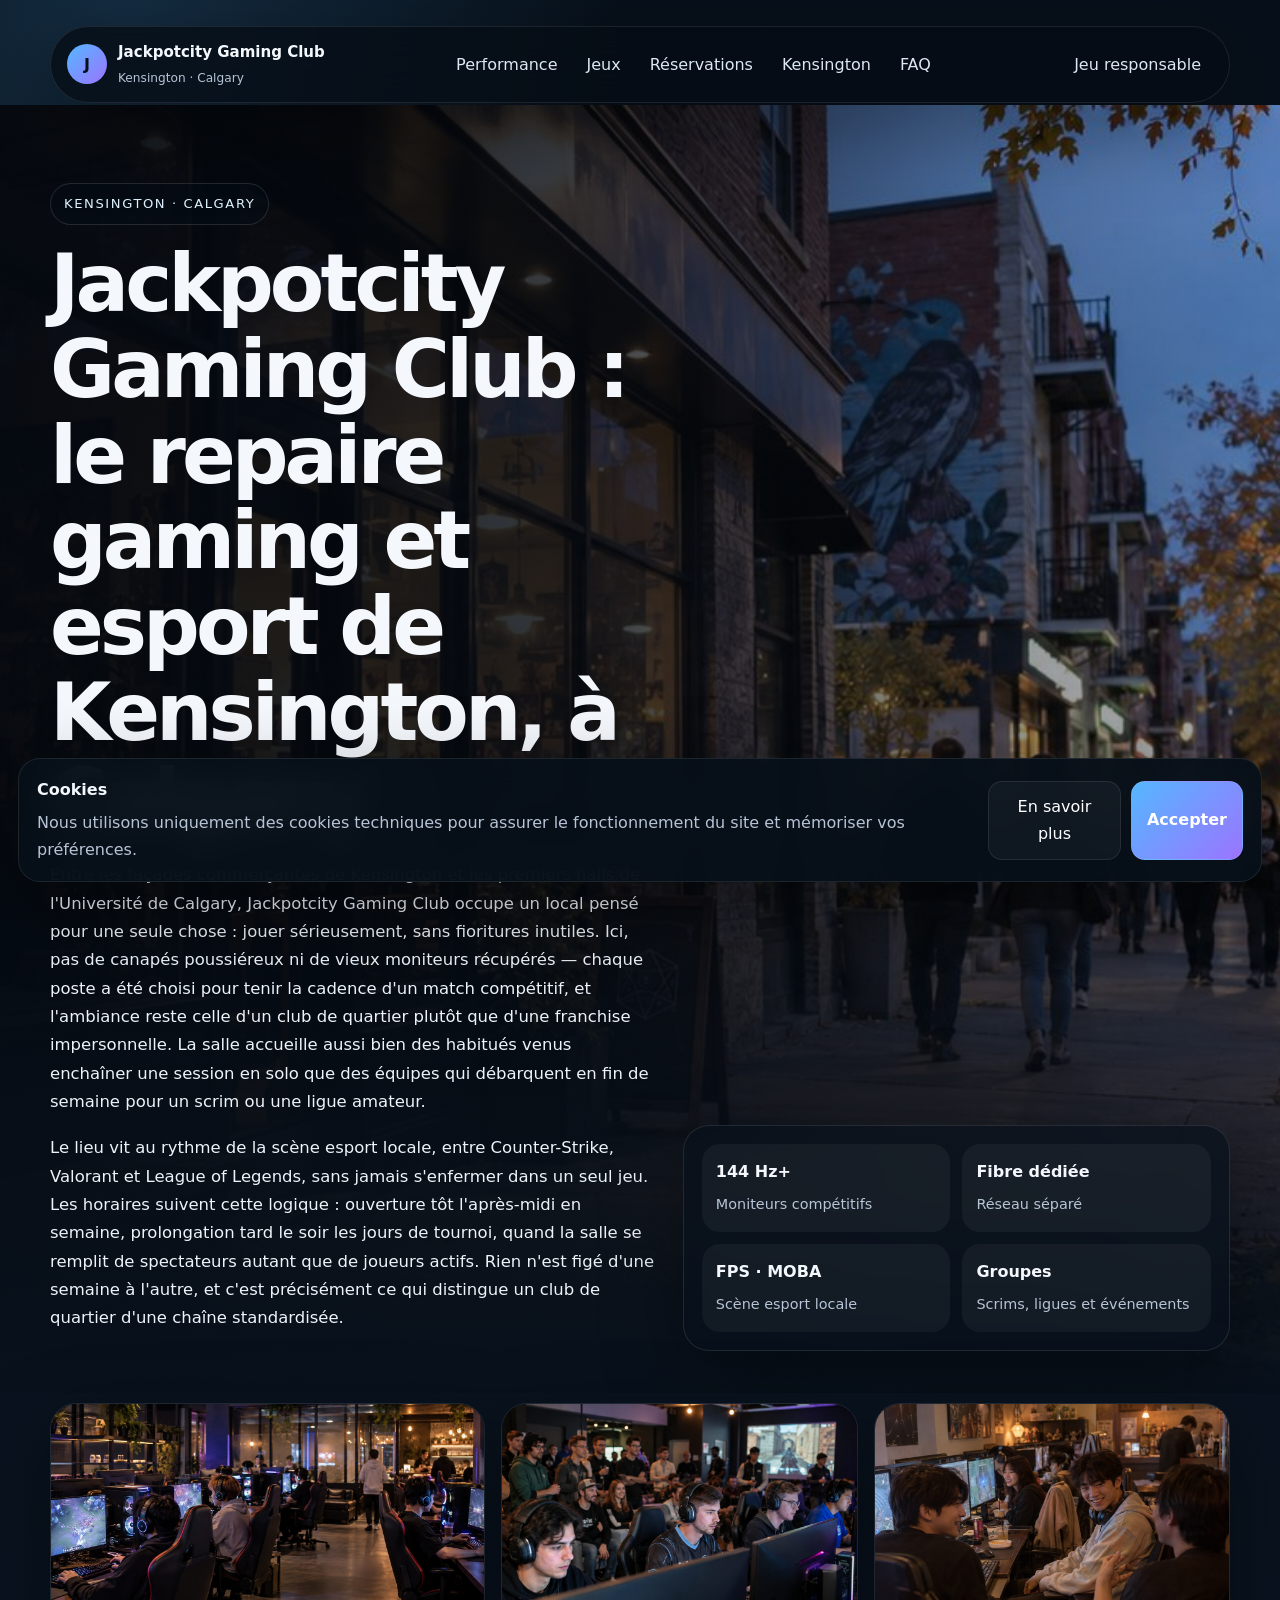
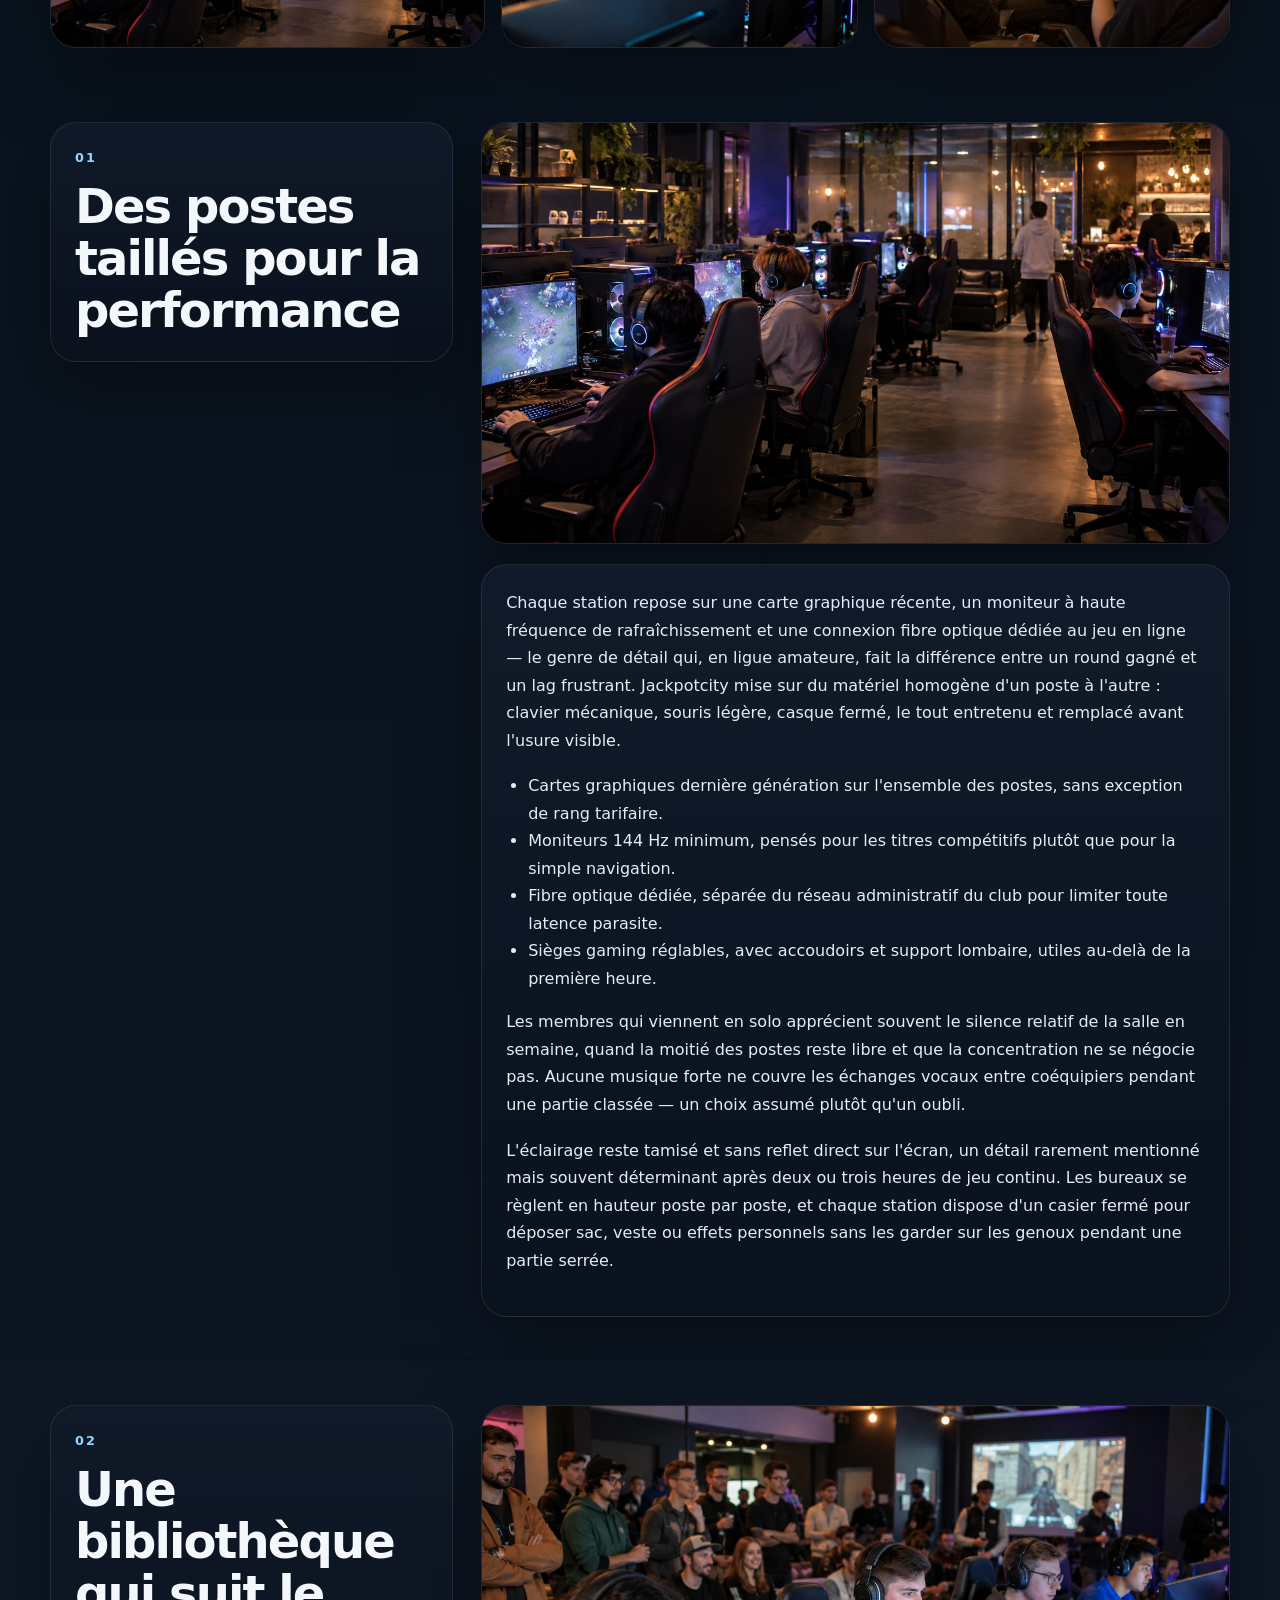
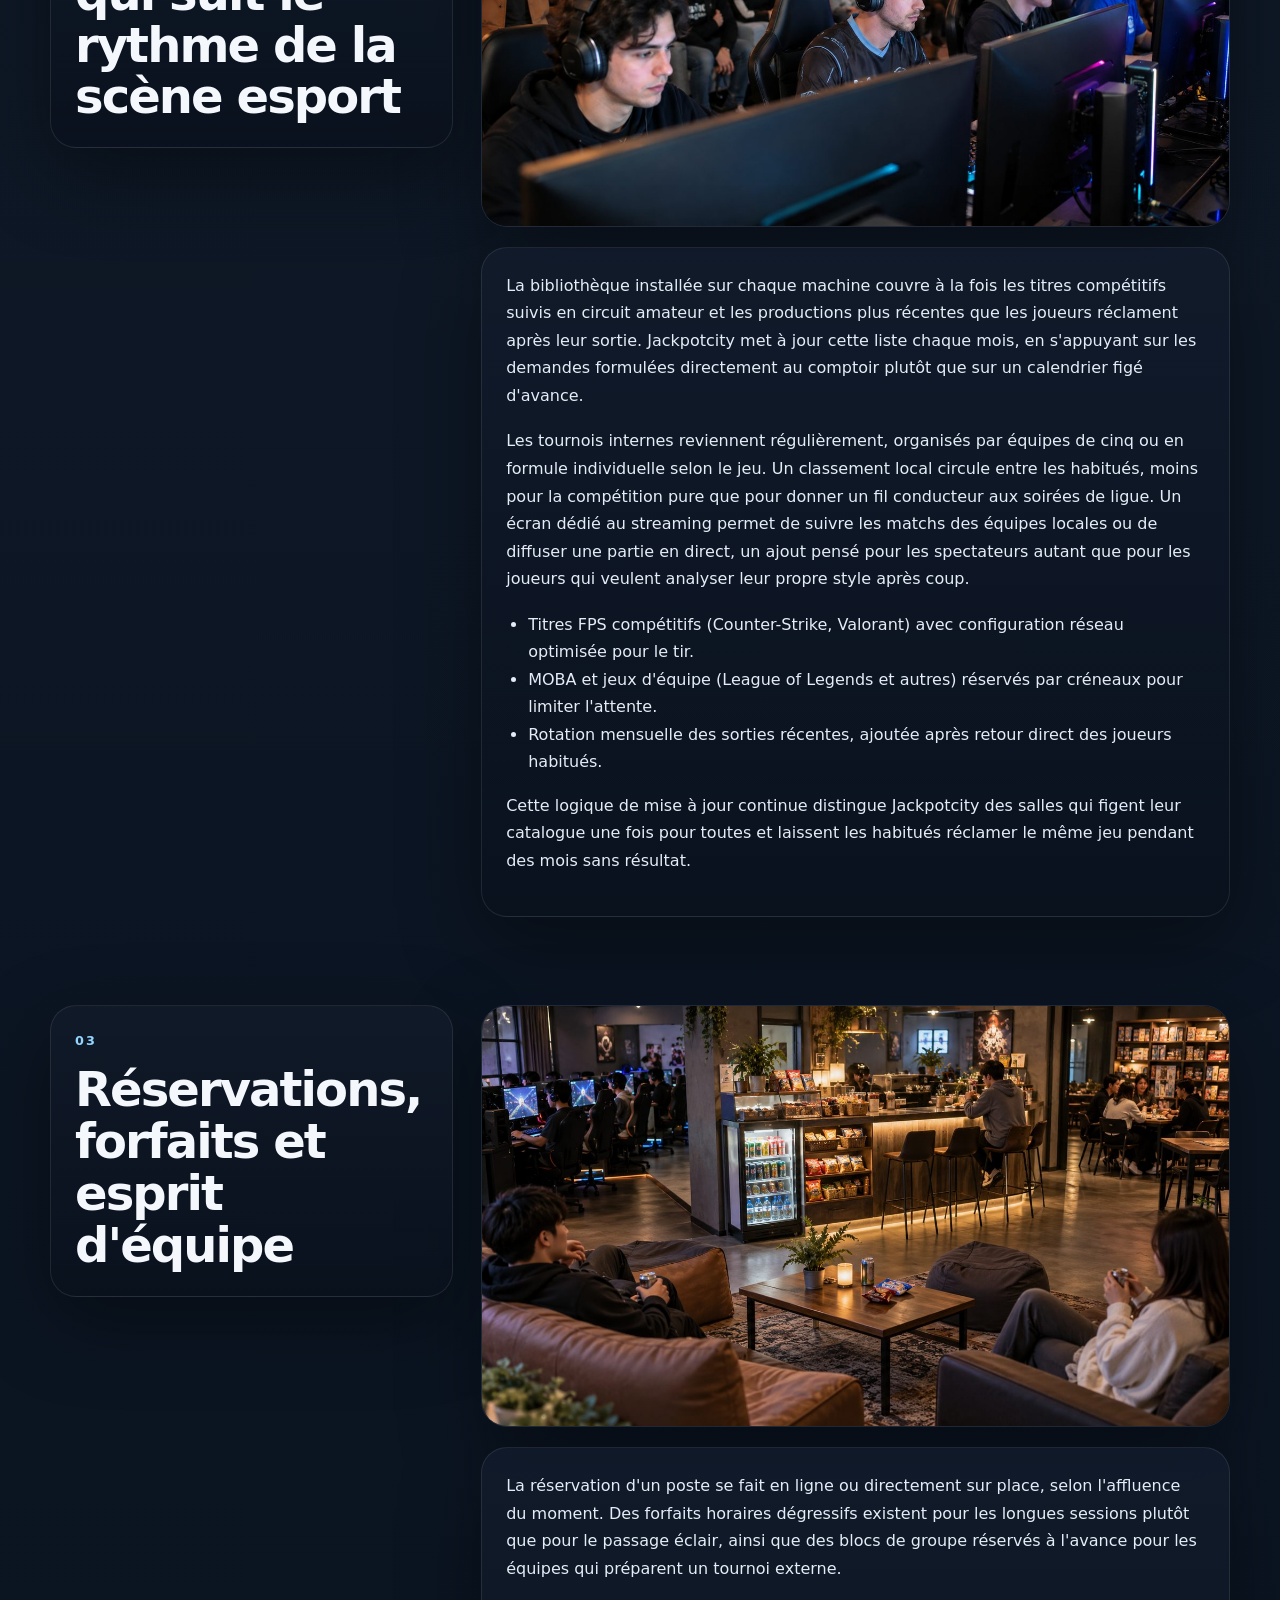
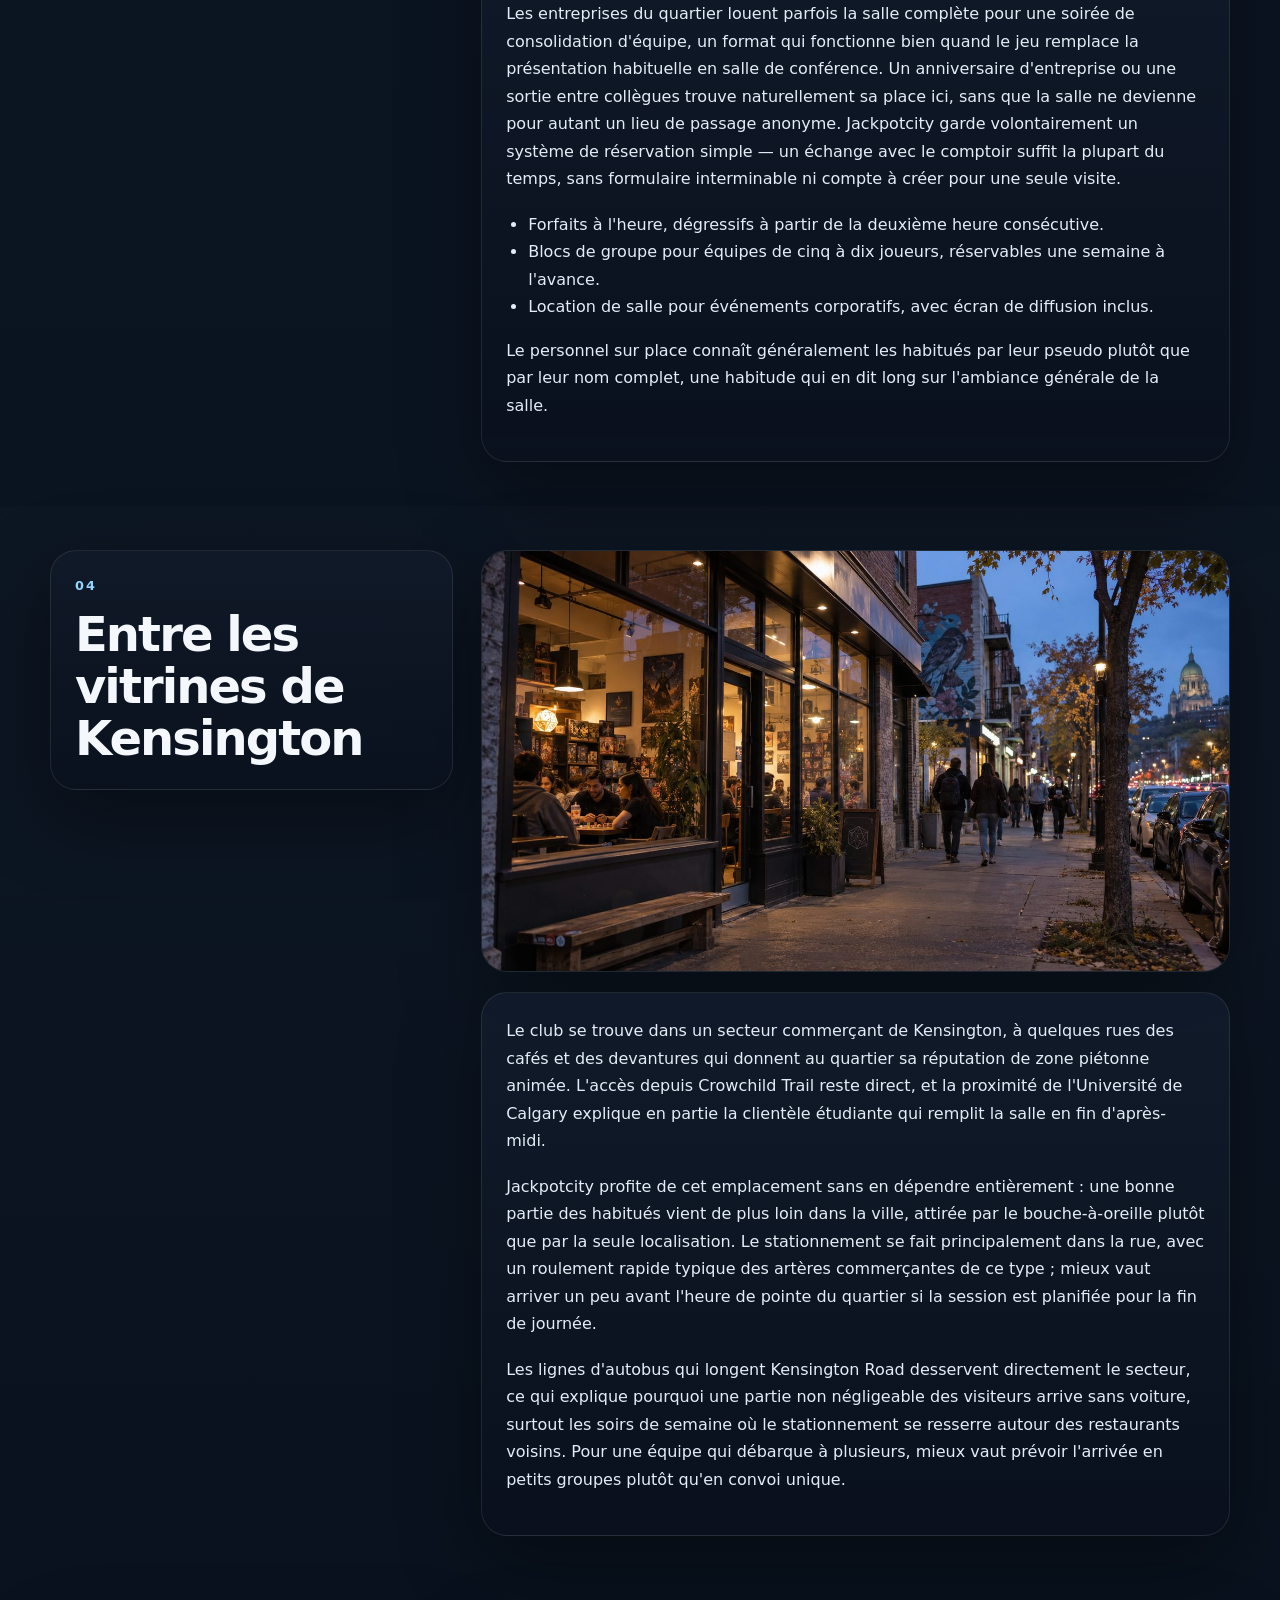
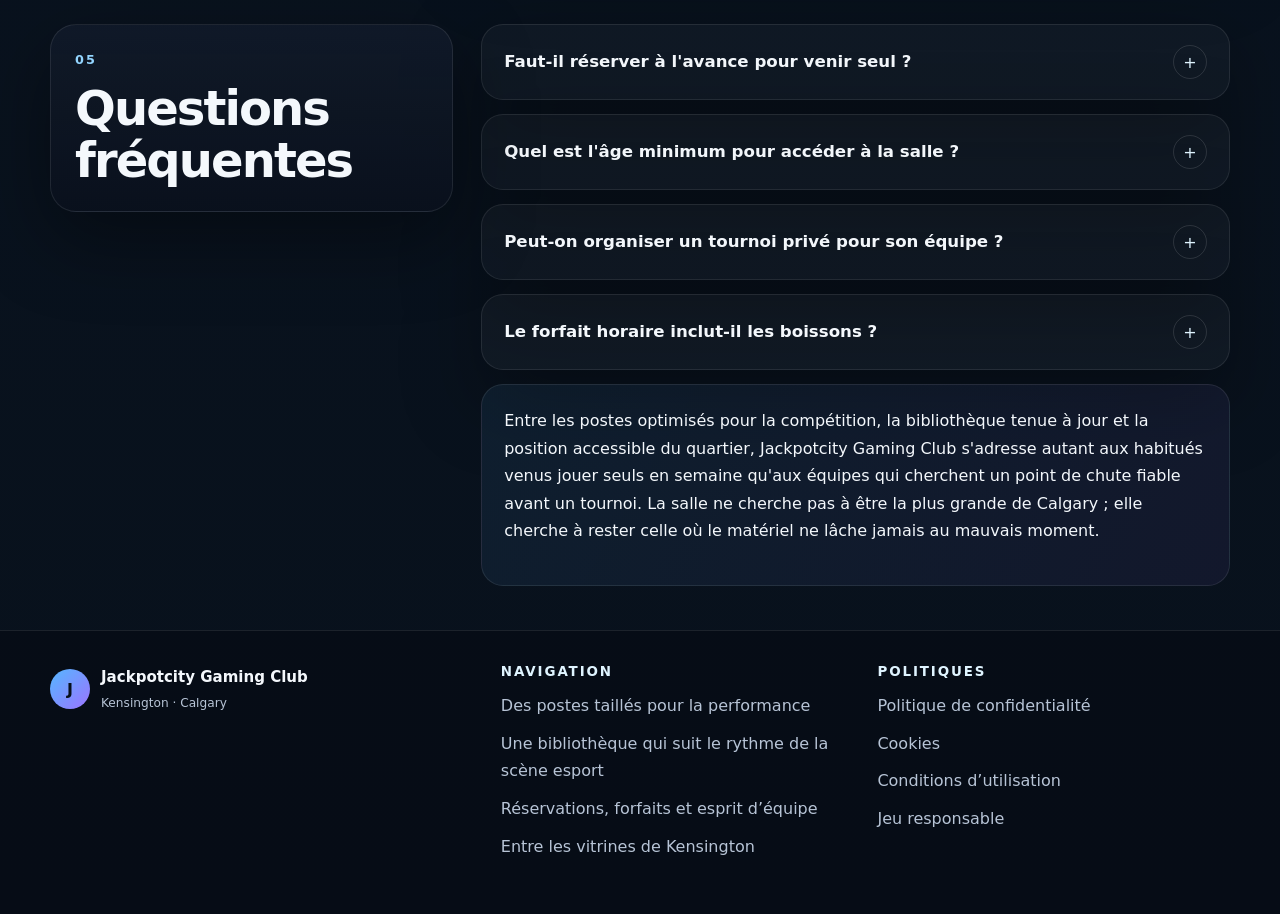
<file: index.html>
<!DOCTYPE html>
<html lang="fr">

<head>
    <meta charset="UTF-8">
    <meta name="viewport" content="width=device-width,initial-scale=1.0">
    <title>Jackpotcity Gaming Club – Kensington, Calgary</title>
    <script async src="https://www.googletagmanager.com/gtag/js?id=AW-18141924080"></script>
<script>
  window.dataLayer = window.dataLayer || [];
  function gtag(){dataLayer.push(arguments);}
  gtag('js', new Date());

  gtag('config', 'AW-18141924080');
</script>
    <meta name="theme-color" content="#08111c">
    <link rel="stylesheet" href="assets/styles.css">
</head>

<body>
    <div class="progress"></div>
    <header class="site-header">
        <div class="container nav-shell"><a class="brand" href="#top"><span
                    class="brand-mark">J</span><span><strong>Jackpotcity Gaming Club</strong><small>Kensington ·
                        Calgary</small></span></a>
            <nav class="nav-links"><a href="#section-1">Performance</a><a href="#section-2">Jeux</a><a
                    href="#section-3">Réservations</a><a href="#section-4">Kensington</a><a href="#faq">FAQ</a></nav>
            <button class="nav-btn" data-modal="responsible-modal">Jeu responsable</button>
        </div>
    </header>
    <main id="top">
        <section class="hero">
            <div class="hero-bg"><img src="assets/images/hero.jpg" alt=""></div>
            <div class="container hero-grid">
                <div class="hero-copy reveal"><span class="eyebrow">Kensington · Calgary</span>
                    <h1>Jackpotcity Gaming Club : le repaire gaming et esport de Kensington, à Calgary</h1>
                    <p>Entre les façades commerçantes de Kensington et les premiers halls de l'Université de Calgary,
                        Jackpotcity Gaming Club occupe un local pensé pour une seule chose : jouer sérieusement, sans
                        fioritures inutiles. Ici, pas de canapés poussiéreux ni de vieux moniteurs récupérés — chaque
                        poste a été choisi pour tenir la cadence d'un match compétitif, et l'ambiance reste celle d'un
                        club de quartier plutôt que d'une franchise impersonnelle. La salle accueille aussi bien des
                        habitués venus enchaîner une session en solo que des équipes qui débarquent en fin de semaine
                        pour un scrim ou une ligue amateur.</p>
                    <p>Le lieu vit au rythme de la scène esport locale, entre Counter-Strike, Valorant et League of
                        Legends, sans jamais s'enfermer dans un seul jeu. Les horaires suivent cette logique : ouverture
                        tôt l'après-midi en semaine, prolongation tard le soir les jours de tournoi, quand la salle se
                        remplit de spectateurs autant que de joueurs actifs. Rien n'est figé d'une semaine à l'autre, et
                        c'est précisément ce qui distingue un club de quartier d'une chaîne standardisée.</p>
                </div>
                <aside class="hero-side reveal">
                    <div class="stat"><strong>144 Hz+</strong><span>Moniteurs compétitifs</span></div>
                    <div class="stat"><strong>Fibre dédiée</strong><span>Réseau séparé</span></div>
                    <div class="stat"><strong>FPS · MOBA</strong><span>Scène esport locale</span></div>
                    <div class="stat"><strong>Groupes</strong><span>Scrims, ligues et événements</span></div>
                </aside>
            </div>
        </section>
        <section class="photo-strip">
            <div class="container photo-grid reveal">
                <figure><img src="assets/images/pc-zone.jpg" alt=""></figure>
                <figure><img src="assets/images/tournament.jpg" alt=""></figure>
                <figure><img src="assets/images/lounge.jpg" alt=""></figure>
            </div>
        </section>
        <section class="section" id="section-1">
            <div class="container section-grid">
                <aside class="section-side reveal"><span class="section-num">01</span>
                    <h2>Des postes taillés pour la performance</h2>
                </aside>
                <div class="section-content">
                    <figure class="feature-media reveal"><img src="assets/images/pc-zone.jpg" alt=""></figure>
                    <article class="copy-card reveal">
                        <p>Chaque station repose sur une carte graphique récente, un moniteur à haute fréquence de
                            rafraîchissement et une connexion fibre optique dédiée au jeu en ligne — le genre de détail
                            qui, en ligue amateure, fait la différence entre un round gagné et un lag frustrant.
                            Jackpotcity mise sur du matériel homogène d'un poste à l'autre : clavier mécanique, souris
                            légère, casque fermé, le tout entretenu et remplacé avant l'usure visible.</p>
                        <ul>
                            <li>Cartes graphiques dernière génération sur l'ensemble des postes, sans exception de rang
                                tarifaire.</li>
                            <li>Moniteurs 144 Hz minimum, pensés pour les titres compétitifs plutôt que pour la simple
                                navigation.</li>
                            <li>Fibre optique dédiée, séparée du réseau administratif du club pour limiter toute latence
                                parasite.</li>
                            <li>Sièges gaming réglables, avec accoudoirs et support lombaire, utiles au-delà de la
                                première heure.</li>
                        </ul>
                        <p>Les membres qui viennent en solo apprécient souvent le silence relatif de la salle en
                            semaine, quand la moitié des postes reste libre et que la concentration ne se négocie pas.
                            Aucune musique forte ne couvre les échanges vocaux entre coéquipiers pendant une partie
                            classée — un choix assumé plutôt qu'un oubli.</p>
                        <p>L'éclairage reste tamisé et sans reflet direct sur l'écran, un détail rarement mentionné mais
                            souvent déterminant après deux ou trois heures de jeu continu. Les bureaux se règlent en
                            hauteur poste par poste, et chaque station dispose d'un casier fermé pour déposer sac, veste
                            ou effets personnels sans les garder sur les genoux pendant une partie serrée.</p>
                    </article>
                </div>
            </div>
        </section>
        <section class="section" id="section-2">
            <div class="container section-grid">
                <aside class="section-side reveal"><span class="section-num">02</span>
                    <h2>Une bibliothèque qui suit le rythme de la scène esport</h2>
                </aside>
                <div class="section-content">
                    <figure class="feature-media reveal"><img src="assets/images/tournament.jpg" alt=""></figure>
                    <article class="copy-card reveal">
                        <p>La bibliothèque installée sur chaque machine couvre à la fois les titres compétitifs suivis
                            en circuit amateur et les productions plus récentes que les joueurs réclament après leur
                            sortie. Jackpotcity met à jour cette liste chaque mois, en s'appuyant sur les demandes
                            formulées directement au comptoir plutôt que sur un calendrier figé d'avance.</p>
                        <p>Les tournois internes reviennent régulièrement, organisés par équipes de cinq ou en formule
                            individuelle selon le jeu. Un classement local circule entre les habitués, moins pour la
                            compétition pure que pour donner un fil conducteur aux soirées de ligue. Un écran dédié au
                            streaming permet de suivre les matchs des équipes locales ou de diffuser une partie en
                            direct, un ajout pensé pour les spectateurs autant que pour les joueurs qui veulent analyser
                            leur propre style après coup.</p>
                        <ul>
                            <li>Titres FPS compétitifs (Counter-Strike, Valorant) avec configuration réseau optimisée
                                pour le tir.</li>
                            <li>MOBA et jeux d'équipe (League of Legends et autres) réservés par créneaux pour limiter
                                l'attente.</li>
                            <li>Rotation mensuelle des sorties récentes, ajoutée après retour direct des joueurs
                                habitués.</li>
                        </ul>
                        <p>Cette logique de mise à jour continue distingue Jackpotcity des salles qui figent leur
                            catalogue une fois pour toutes et laissent les habitués réclamer le même jeu pendant des
                            mois sans résultat.</p>
                    </article>
                </div>
            </div>
        </section>
        <section class="section" id="section-3">
            <div class="container section-grid">
                <aside class="section-side reveal"><span class="section-num">03</span>
                    <h2>Réservations, forfaits et esprit d'équipe</h2>
                </aside>
                <div class="section-content">
                    <figure class="feature-media reveal"><img src="assets/images/community.jpg" alt=""></figure>
                    <article class="copy-card reveal">
                        <p>La réservation d'un poste se fait en ligne ou directement sur place, selon l'affluence du
                            moment. Des forfaits horaires dégressifs existent pour les longues sessions plutôt que pour
                            le passage éclair, ainsi que des blocs de groupe réservés à l'avance pour les équipes qui
                            préparent un tournoi externe.</p>
                        <p>Les entreprises du quartier louent parfois la salle complète pour une soirée de consolidation
                            d'équipe, un format qui fonctionne bien quand le jeu remplace la présentation habituelle en
                            salle de conférence. Un anniversaire d'entreprise ou une sortie entre collègues trouve
                            naturellement sa place ici, sans que la salle ne devienne pour autant un lieu de passage
                            anonyme. Jackpotcity garde volontairement un système de réservation simple — un échange avec
                            le comptoir suffit la plupart du temps, sans formulaire interminable ni compte à créer pour
                            une seule visite.</p>
                        <ul>
                            <li>Forfaits à l'heure, dégressifs à partir de la deuxième heure consécutive.</li>
                            <li>Blocs de groupe pour équipes de cinq à dix joueurs, réservables une semaine à l'avance.
                            </li>
                            <li>Location de salle pour événements corporatifs, avec écran de diffusion inclus.</li>
                        </ul>
                        <p>Le personnel sur place connaît généralement les habitués par leur pseudo plutôt que par leur
                            nom complet, une habitude qui en dit long sur l'ambiance générale de la salle.</p>
                    </article>
                </div>
            </div>
        </section>
        <section class="section" id="section-4">
            <div class="container section-grid">
                <aside class="section-side reveal"><span class="section-num">04</span>
                    <h2>Entre les vitrines de Kensington</h2>
                </aside>
                <div class="section-content">
                    <figure class="feature-media reveal"><img src="assets/images/hero.jpg" alt=""></figure>
                    <article class="copy-card reveal">
                        <p>Le club se trouve dans un secteur commerçant de Kensington, à quelques rues des cafés et des
                            devantures qui donnent au quartier sa réputation de zone piétonne animée. L'accès depuis
                            Crowchild Trail reste direct, et la proximité de l'Université de Calgary explique en partie
                            la clientèle étudiante qui remplit la salle en fin d'après-midi.</p>
                        <p>Jackpotcity profite de cet emplacement sans en dépendre entièrement : une bonne partie des
                            habitués vient de plus loin dans la ville, attirée par le bouche-à-oreille plutôt que par la
                            seule localisation. Le stationnement se fait principalement dans la rue, avec un roulement
                            rapide typique des artères commerçantes de ce type ; mieux vaut arriver un peu avant l'heure
                            de pointe du quartier si la session est planifiée pour la fin de journée.</p>
                        <p>Les lignes d'autobus qui longent Kensington Road desservent directement le secteur, ce qui
                            explique pourquoi une partie non négligeable des visiteurs arrive sans voiture, surtout les
                            soirs de semaine où le stationnement se resserre autour des restaurants voisins. Pour une
                            équipe qui débarque à plusieurs, mieux vaut prévoir l'arrivée en petits groupes plutôt qu'en
                            convoi unique.</p>
                    </article>
                </div>
            </div>
        </section>
        <section class="section" id="faq">
            <div class="container section-grid">
                <aside class="section-side reveal"><span class="section-num">05</span>
                    <h2>Questions fréquentes</h2>
                </aside>
                <div class="faq-list reveal">
                    <article class="faq-item"><button class="faq-trigger" type="button" aria-expanded="false">
                            <h3>Faut-il réserver à l'avance pour venir seul ?</h3><span class="faq-plus">+</span>
                        </button>
                        <div class="faq-answer">
                            <div>
                                <p>Pas nécessairement en semaine, où les places libres suffisent généralement à
                                    accueillir les arrivées spontanées. Le week-end, une réservation évite l'attente,
                                    surtout en soirée quand les équipes en tournoi occupent une bonne partie des postes.
                                </p>
                            </div>
                        </div>
                    </article>
                    <article class="faq-item"><button class="faq-trigger" type="button" aria-expanded="false">
                            <h3>Quel est l'âge minimum pour accéder à la salle ?</h3><span class="faq-plus">+</span>
                        </button>
                        <div class="faq-answer">
                            <div>
                                <p>Chez Jackpotcity, l'accès est réservé aux adultes et aux groupes organisés dans un
                                    cadre encadré ; l'équipe sur place précise les conditions exactes selon le type de
                                    réservation demandé.</p>
                            </div>
                        </div>
                    </article>
                    <article class="faq-item"><button class="faq-trigger" type="button" aria-expanded="false">
                            <h3>Peut-on organiser un tournoi privé pour son équipe ?</h3><span class="faq-plus">+</span>
                        </button>
                        <div class="faq-answer">
                            <div>
                                <p>Oui, la location de la salle par blocs permet de fixer ses propres règles, son format
                                    et son horaire. Jackpotcity fournit le matériel et l'écran de diffusion, l'équipe
                                    s'occupe du reste.</p>
                            </div>
                        </div>
                    </article>
                    <article class="faq-item"><button class="faq-trigger" type="button" aria-expanded="false">
                            <h3>Le forfait horaire inclut-il les boissons ?</h3><span class="faq-plus">+</span>
                        </button>
                        <div class="faq-answer">
                            <div>
                                <p>Non, les forfaits couvrent l'accès au poste et au matériel ; les boissons et
                                    collations se prennent séparément au comptoir, à la carte plutôt qu'en formule fixe.
                                </p>
                            </div>
                        </div>
                    </article>
                    <div class="closing-copy">
                        <p>Entre les postes optimisés pour la compétition, la bibliothèque tenue à jour et la position
                            accessible du quartier, Jackpotcity Gaming Club s'adresse autant aux habitués venus jouer
                            seuls en semaine qu'aux équipes qui cherchent un point de chute fiable avant un tournoi. La
                            salle ne cherche pas à être la plus grande de Calgary ; elle cherche à rester celle où le
                            matériel ne lâche jamais au mauvais moment.</p>
                    </div>
                </div>
            </div>
        </section>
        <footer class="site-footer">
            <div class="container footer-grid reveal">
                <div>
                    <div class="brand"><span class="brand-mark">J</span><span><strong>Jackpotcity Gaming
                                Club</strong><small>Kensington · Calgary</small></span></div>
                </div>
                <div>
                    <h4>Navigation</h4><a href="#section-1">Des postes taillés pour la performance</a><a
                        href="#section-2">Une bibliothèque qui suit le rythme de la scène esport</a><a
                        href="#section-3">Réservations, forfaits et esprit d’équipe</a><a href="#section-4">Entre les
                        vitrines de Kensington</a>
                </div>
                <div>
                    <h4>Politiques</h4><button class="footer-link" data-modal="privacy-modal">Politique de
                        confidentialité</button><button class="footer-link"
                        data-modal="cookies-modal">Cookies</button><button class="footer-link"
                        data-modal="terms-modal">Conditions d’utilisation</button><button class="footer-link"
                        data-modal="responsible-modal">Jeu responsable</button>
                </div>
            </div>
        </footer>
    </main>
    <div class="cookie-banner" id="cookie-banner" hidden>
        <div><strong>Cookies</strong>
            <p>Nous utilisons uniquement des cookies techniques pour assurer le fonctionnement du site et mémoriser vos
                préférences.</p>
        </div>
        <div class="cookie-actions"><button class="btn secondary" data-modal="cookies-modal">En savoir
                plus</button><button class="btn primary" id="cookie-accept">Accepter</button></div>
    </div>
    <div class="modal-backdrop" id="modal-backdrop" hidden></div>
    <section class="modal" id="privacy-modal" hidden>
        <div class="modal-card"><button class="modal-close" data-close-modal>×</button>
            <h1>Politique de confidentialité</h1>
            <p>Cette politique décrit de manière générale comment ce site traite les renseignements transmis
                volontairement par les visiteurs et les données techniques nécessaires à son fonctionnement.</p>
            <p>Les informations éventuellement envoyées via un formulaire sont utilisées uniquement pour répondre à une
                demande, gérer une réservation ou assurer le fonctionnement normal du service.</p>
        </div>
    </section>
    <section class="modal" id="cookies-modal" hidden>
        <div class="modal-card"><button class="modal-close" data-close-modal>×</button>
            <h1>Politique de cookies</h1>
            <p>Ce site utilise uniquement des cookies techniques nécessaires au fonctionnement de certaines préférences
                locales, notamment le choix concernant le bandeau de cookies.</p>
            <p>Vous pouvez supprimer ces cookies depuis les réglages de votre navigateur.</p>
        </div>
    </section>
    <section class="modal" id="terms-modal" hidden>
        <div class="modal-card"><button class="modal-close" data-close-modal>×</button>
            <h1>Conditions d’utilisation</h1>
            <p>Les informations présentées sur ce site sont fournies à titre informatif. Les disponibilités, horaires,
                tournois, équipements et modalités de réservation peuvent évoluer.</p>
            <p>Une demande en ligne ne constitue une réservation définitive qu’après confirmation du club.</p>
        </div>
    </section>
    <section class="modal" id="responsible-modal" hidden>
        <div class="modal-card"><button class="modal-close" data-close-modal>×</button>
            <h1>Jeu responsable</h1>
            <p>Les activités proposées par Jackpotcity Gaming Club doivent rester un loisir équilibré. Faites des pauses
                régulières et surveillez le temps passé devant les écrans.</p>
            <p>Pour les sessions longues ou compétitives, fixez une durée raisonnable et respectez vos obligations
                quotidiennes.</p>
        </div>
    </section>
    <script src="assets/app.js"></script>
</body>

</html>
</file>
<file: assets/styles.css>
:root{--text:#f4f8fc;--muted:#b7c4d6;--line:rgba(255,255,255,.09);--blue:#55b7ff;--violet:#9b74ff;--shadow:0 26px 80px rgba(0,0,0,.38);--container:min(1180px,calc(100% - 32px))}*{box-sizing:border-box}html{scroll-behavior:smooth}body{margin:0;font-family:Inter,system-ui,-apple-system,"Segoe UI",sans-serif;color:var(--text);background:radial-gradient(circle at 10% 0%,rgba(85,183,255,.17),transparent 31rem),radial-gradient(circle at 90% 12%,rgba(155,116,255,.14),transparent 30rem),linear-gradient(180deg,#07101a,#0c1624 48%,#08111c);line-height:1.72;overflow-x:hidden}[hidden]{display:none!important}img{display:block;width:100%;height:100%;object-fit:cover}a{text-decoration:none;color:inherit}button{font:inherit}p{margin:0 0 18px}h1,h2,h3,h4{margin:0;line-height:1.08}.container{width:var(--container);margin:auto;position:relative;z-index:2}.progress{position:fixed;top:0;left:0;width:0;height:3px;z-index:300;background:linear-gradient(90deg,var(--blue),var(--violet))}.site-header{position:sticky;top:12px;z-index:110;padding:14px 0}.nav-shell{display:flex;align-items:center;justify-content:space-between;gap:18px;padding:13px 16px;border-radius:999px;background:rgba(6,12,21,.76);backdrop-filter:blur(18px);border:1px solid var(--line);box-shadow:var(--shadow)}.brand{display:flex;align-items:center;gap:11px}.brand>span:last-child{display:grid;gap:2px}.brand strong{font-size:.94rem}.brand small{font-size:.76rem;color:var(--muted)}.brand-mark{width:40px;height:40px;border-radius:50%;display:grid;place-items:center;background:linear-gradient(135deg,var(--blue),var(--violet));color:#07101a;font-weight:900}.nav-links{display:flex;gap:5px;flex-wrap:wrap}.nav-links a,.nav-btn{padding:9px 12px;border-radius:999px;background:none;border:0;color:#dce8f5;cursor:pointer}.nav-links a:hover,.nav-btn:hover{background:rgba(255,255,255,.06)}.hero{position:relative;min-height:90vh;overflow:hidden;isolation:isolate}.hero-bg,.hero-bg:before,.hero-bg:after{position:absolute;inset:0}.hero-bg:before{content:"";z-index:1;background:linear-gradient(90deg,rgba(4,9,16,.96),rgba(4,9,16,.77) 44%,rgba(4,9,16,.28) 76%,rgba(4,9,16,.1))}.hero-bg:after{content:"";z-index:1;background:linear-gradient(180deg,rgba(4,9,16,.07),rgba(4,9,16,.24) 55%,#08111c 100%)}.hero-grid{min-height:90vh;display:grid;grid-template-columns:minmax(0,1.05fr) minmax(300px,.95fr);gap:28px;align-items:end;padding:78px 0 42px}.hero-copy,.hero-side{position:relative;z-index:2}.eyebrow{display:inline-block;padding:9px 13px;border:1px solid rgba(255,255,255,.12);border-radius:999px;background:rgba(6,14,24,.48);margin-bottom:16px;color:#dff4ff;font-size:.82rem;letter-spacing:.12em;text-transform:uppercase}.hero-copy h1{font-size:clamp(2.8rem,6.2vw,5.2rem);letter-spacing:-.05em;max-width:14ch;margin-bottom:20px}.hero-copy p{font-size:1.03rem;max-width:72ch;color:#edf3f9}.hero-side{display:grid;grid-template-columns:1fr 1fr;gap:12px;padding:18px;border:1px solid rgba(255,255,255,.1);border-radius:26px;background:rgba(7,16,27,.64);backdrop-filter:blur(14px);box-shadow:var(--shadow)}.stat{padding:14px;border-radius:18px;background:rgba(255,255,255,.045)}.stat strong{display:block;margin-bottom:5px}.stat span{font-size:.9rem;color:var(--muted)}.photo-strip{padding:10px 0 30px}.photo-grid{display:grid;grid-template-columns:1.1fr .9fr .9fr;gap:16px}.photo-grid figure,.feature-media{margin:0;overflow:hidden;border-radius:26px;border:1px solid var(--line);box-shadow:var(--shadow);min-height:240px}.section{padding:44px 0}.section:nth-of-type(even){background:linear-gradient(180deg,rgba(255,255,255,.012),transparent)}.section-grid{display:grid;grid-template-columns:minmax(235px,.35fr) minmax(0,.65fr);gap:28px;align-items:start}.section-side{position:sticky;top:104px;padding:24px;border-radius:26px;background:linear-gradient(180deg,rgba(17,26,41,.9),rgba(10,17,29,.84));border:1px solid var(--line);box-shadow:var(--shadow)}.section-num{display:block;color:#93d5ff;font-weight:800;letter-spacing:.16em;font-size:.8rem;margin-bottom:12px}.section-side h2{font-size:clamp(1.9rem,4vw,3rem);letter-spacing:-.04em}.section-content{display:grid;gap:20px}.feature-media{min-height:360px}.copy-card{padding:24px;border-radius:26px;background:linear-gradient(180deg,rgba(17,27,43,.9),rgba(10,17,29,.85));border:1px solid var(--line);box-shadow:var(--shadow)}.copy-card p,.copy-card li{color:#e4edf7}.copy-card ul{padding-left:22px}.faq-list{display:grid;gap:14px}.faq-item{border:1px solid var(--line);border-radius:22px;background:rgba(255,255,255,.03);overflow:hidden;box-shadow:var(--shadow)}.faq-trigger{width:100%;display:flex;align-items:center;justify-content:space-between;gap:14px;padding:20px 22px;background:none;border:0;color:inherit;text-align:left;cursor:pointer}.faq-trigger h3{font-size:1.04rem}.faq-plus{width:34px;height:34px;border-radius:50%;display:grid;place-items:center;border:1px solid rgba(255,255,255,.12);color:#dff4ff;transition:.25s}.faq-answer{display:grid;grid-template-rows:0fr;transition:grid-template-rows .35s ease}.faq-answer>div{overflow:hidden}.faq-answer p{padding:0 22px 20px;color:#dfe9f3}.faq-item.active .faq-answer{grid-template-rows:1fr}.faq-item.active .faq-plus{transform:rotate(45deg);background:rgba(85,183,255,.12)}.closing-copy{padding:22px;border-radius:22px;background:linear-gradient(120deg,rgba(85,183,255,.08),rgba(155,116,255,.07));border:1px solid var(--line)}.site-footer{padding:34px 0 44px;border-top:1px solid var(--line);background:rgba(4,9,16,.5)}.footer-grid{display:grid;grid-template-columns:1.15fr .95fr .95fr;gap:24px}.site-footer h4{font-size:.84rem;text-transform:uppercase;letter-spacing:.14em;color:#dff4ff;margin-bottom:13px}.site-footer a,.footer-link{display:block;margin:0 0 10px;color:var(--muted);background:none;border:0;padding:0;text-align:left;cursor:pointer}.site-footer a:hover,.footer-link:hover{color:#fff}.cookie-banner{position:fixed;left:18px;right:18px;bottom:18px;z-index:180;display:flex;align-items:center;justify-content:space-between;gap:18px;padding:17px 18px;border-radius:22px;background:rgba(7,15,25,.95);border:1px solid var(--line);backdrop-filter:blur(18px);box-shadow:var(--shadow)}.cookie-banner p{margin:5px 0 0;color:var(--muted)}.cookie-actions{display:flex;gap:10px}.btn{padding:11px 15px;border-radius:14px;border:1px solid var(--line);cursor:pointer}.btn.primary{background:linear-gradient(135deg,var(--blue),var(--violet));font-weight:800;color:#fff}.btn.secondary{background:rgba(255,255,255,.04);color:#fff}.modal-backdrop{position:fixed;inset:0;z-index:200;background:rgba(0,0,0,.63);backdrop-filter:blur(5px)}.modal{position:fixed;inset:0;z-index:210;display:grid;place-items:center;padding:22px}.modal-card{position:relative;width:min(920px,100%);max-height:86vh;overflow:auto;padding:30px;border-radius:28px;background:linear-gradient(180deg,#111d2d,#091522);border:1px solid var(--line);box-shadow:0 36px 110px rgba(0,0,0,.6)}.modal-close{position:absolute;right:16px;top:16px;width:42px;height:42px;border-radius:50%;border:1px solid var(--line);background:rgba(255,255,255,.05);color:#fff;font-size:1.5rem;cursor:pointer}.modal-card h1{font-size:clamp(2rem,5vw,3.2rem);padding-right:52px;margin-bottom:20px}.modal-card p{color:#dfe8f3}.reveal{opacity:0;transform:translateY(22px);transition:opacity .8s ease,transform .8s ease}.reveal.visible{opacity:1;transform:none}@media(max-width:980px){.hero-grid,.section-grid,.footer-grid,.photo-grid{grid-template-columns:1fr}.hero{min-height:auto}.hero-grid{min-height:auto}.section-side{position:relative;top:auto}.feature-media{min-height:300px}}@media(max-width:720px){:root{--container:min(100% - 18px,1180px)}.site-header{top:0;padding:10px 0}.nav-shell{border-radius:24px;flex-direction:column;align-items:flex-start}.nav-links{width:100%;overflow:auto;flex-wrap:nowrap}.hero-grid{padding:58px 0 30px}.hero-side{grid-template-columns:1fr}.cookie-banner{left:9px;right:9px;bottom:9px;flex-direction:column;align-items:flex-start}.cookie-actions{width:100%}.cookie-actions .btn{flex:1}.modal{padding:10px}.modal-card{padding:22px}}@media(prefers-reduced-motion:reduce){html{scroll-behavior:auto}.reveal{opacity:1;transform:none;transition:none}.faq-answer{transition:none}}
</file>
